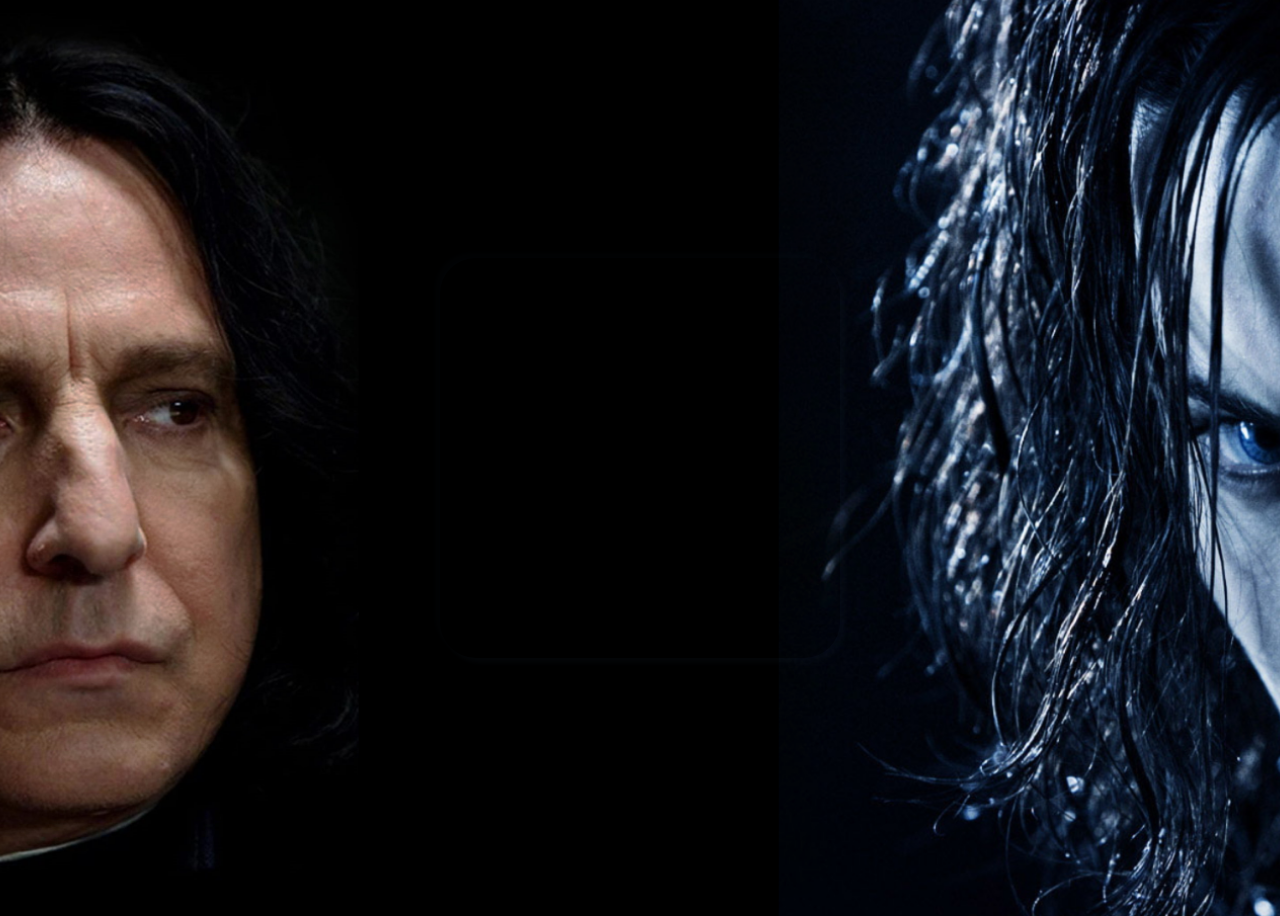
<file: index.html>
<!DOCTYPE html>
<html lang="ru">
   <head>
      <meta charset="UTF-8">
      <meta http-equiv="X-UA-Compatible" content="IE=edge">
      <meta name="viewport" content="width=device-width, initial-scale=1.0">
      <title>🎥Мои любимые фильмы</title>
      <link rel="icon" href="data:,">
      <link rel="stylesheet" href="main.css">
   </head>
   <body>
      <div class="container">
         <h1>Мои любимые фильмы</h1>
         <div>
            <ul class="list">
               <li><a href="Harry/Harry.html" target="_blank">Гарри Поттер<hr size=1px width=100px align="center"></a></li>
               <li><a href="Narnia/Narnia.html" target="_blank">Хроники Нарнии<hr size=1px width=100px align="center"></a></li>
               <li><a href="Lake/The Lake House.html" target="_blank">Дом на озере<hr size=1px width=100px align="center"></a></li>
               <li><a href="Underworld/Underworld.html" target="_blank">Другой мир<hr size=1px width=100px align="center"></a></li>
            </ul>
         </div>
      </div>
      <script src="https://cdnjs.cloudflare.com/ajax/libs/gsap/3.12.4/gsap.min.js"></script>
      <script src="main.js"></script>
   </body>
</html>
</file>
<file: main.css>
body {
    background-size: cover;
    background-image: url("wallpaper1.png");
    background-repeat: no-repeat;
    min-height: 100vh;
    background-position: center;
    display: flex;
    justify-content: center;
    align-items: center;
}
.container {
    opacity: 0;
    width: 400px;
    height: 400px;
    display: flex;
    flex-direction: column;
    justify-content: center;
    align-items: center;
    border-radius: 36px;
    box-shadow:  -5px -5px 5px #2a415b,
                 5px 5px 5px #527eaf;
}

h1 {
    opacity: 0;
    color: #fff;
    text-align: center;
    padding: 20px;
}

.list {
    padding: 0;
    list-style: none;
    display: flex;
    flex-direction: column;
    justify-content: center;
    align-items: center;
}
.list a {
    opacity: 0;
    text-align: center;
    color: #fff;
    text-decoration: none;
    font-size: 20px;
}
a:hover {
    text-shadow: 3px 0px 5px #f6f6f6;
}

@media all and (max-width:1024px) {
    body {
        background-position: left;
    }
    .container {
        width: 400px;
        box-shadow: none;
    }
    h1 {
        font-size: 60px;
    }
    .list a {
        font-size: 50px;
    }
}
@media all and (max-width:1000px) {
    h1 {
        font-size: 30px;
    }
    .list a {
        font-size: 25px;
    }
}
@media all and (max-width:500px) {
    body {
        background-position: right;
    }
    h1 {
        font-size: 40px;
    }
    .list a {
        font-size: 30px;
    }
}
</file>
